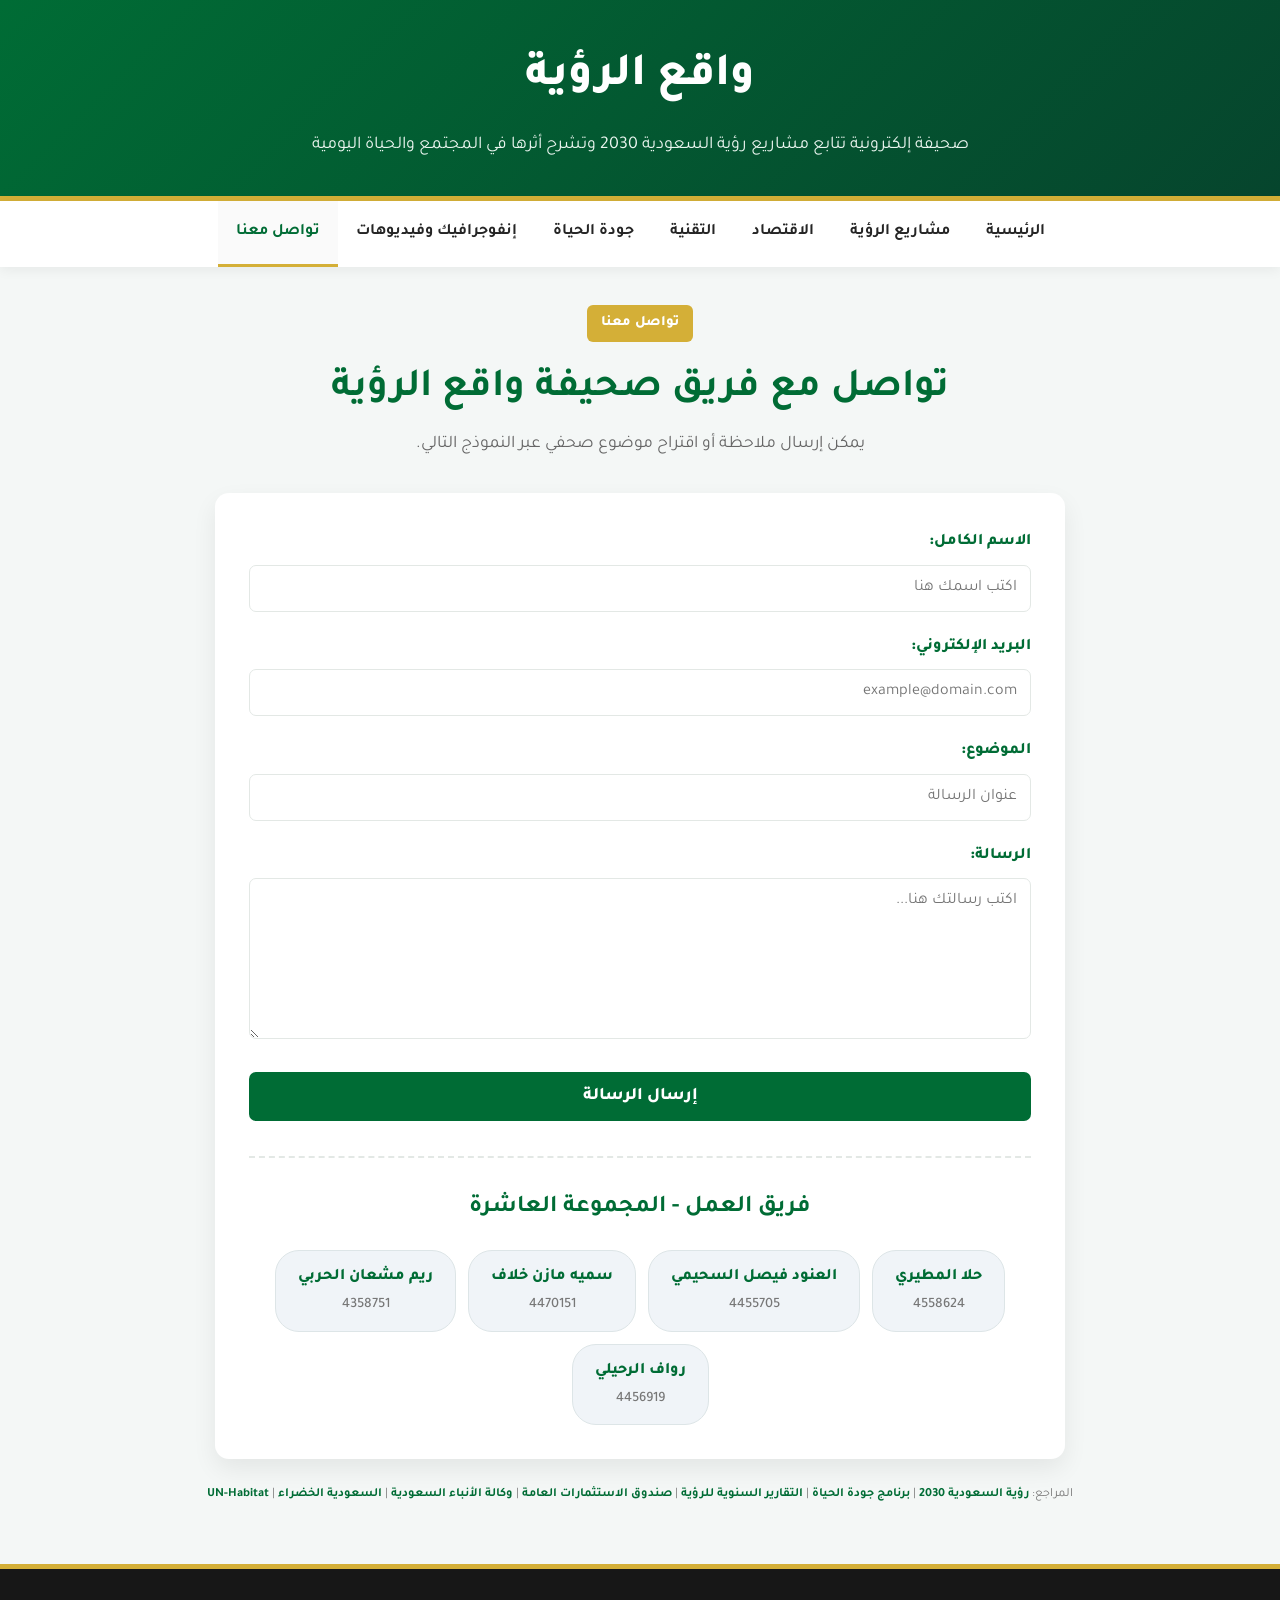
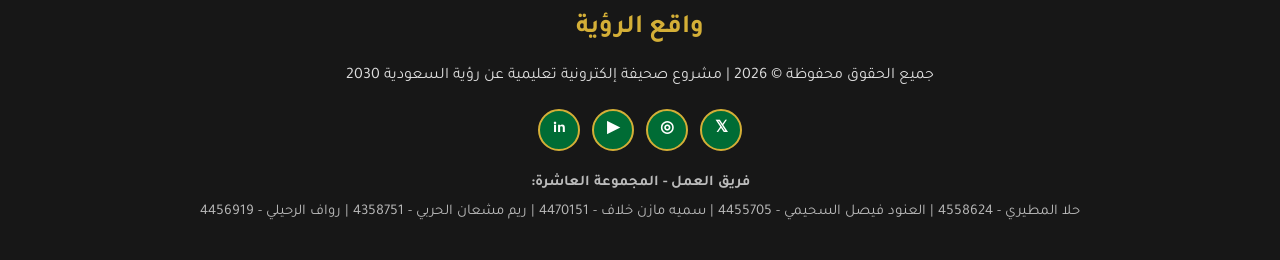
<file: contact.html>
<!DOCTYPE html><html lang="ar" dir="rtl"><head><meta charset="UTF-8"><meta name="viewport" content="width=device-width, initial-scale=1.0"><title>واقع الرؤية | تواصل معنا</title><link rel="stylesheet" href="style.css"></head><body><header><div class="site-head"><h1>واقع الرؤية</h1><p>صحيفة إلكترونية تتابع مشاريع رؤية السعودية 2030 وتشرح أثرها في المجتمع والحياة اليومية</p></div></header><nav><ul><li><a href="index.html" class="">الرئيسية</a></li>
<li><a href="projects.html" class="">مشاريع الرؤية</a></li>
<li><a href="economy.html" class="">الاقتصاد</a></li>
<li><a href="technology.html" class="">التقنية</a></li>
<li><a href="quality.html" class="">جودة الحياة</a></li>
<li><a href="media.html" class="">إنفوجرافيك وفيديوهات</a></li>
<li><a href="contact.html" class="active">تواصل معنا</a></li></ul></nav><main><div class="article-header"><span class="editorial-label">تواصل معنا</span><h1>تواصل مع فريق صحيفة واقع الرؤية</h1><p>يمكن إرسال ملاحظة أو اقتراح موضوع صحفي عبر النموذج التالي.</p></div><section class="contact-container"><form id="contactForm"><div class="form-group"><label for="name">الاسم الكامل:</label><input type="text" id="name" required placeholder="اكتب اسمك هنا"></div><div class="form-group"><label for="email">البريد الإلكتروني:</label><input type="email" id="email" required placeholder="example@domain.com"></div><div class="form-group"><label for="subject">الموضوع:</label><input type="text" id="subject" required placeholder="عنوان الرسالة"></div><div class="form-group"><label for="message">الرسالة:</label><textarea id="message" rows="7" required placeholder="اكتب رسالتك هنا..."></textarea></div><button type="submit" class="submit-btn">إرسال الرسالة</button></form><div class="team-section"><h2>فريق العمل - المجموعة العاشرة</h2><ul class="team-list"><li>حلا المطيري <span>4558624</span></li><li>العنود فيصل السحيمي <span>4455705</span></li><li>سميه مازن خلاف <span>4470151</span></li><li>ريم مشعان الحربي <span>4358751</span></li><li>رواف الرحيلي <span>4456919</span></li></ul></div></section><p class="references-line">المراجع: 
<a href="https://www.vision2030.gov.sa/ar/overview" target="_blank" rel="noopener noreferrer">رؤية السعودية 2030</a> |
<a href="https://www.vision2030.gov.sa/ar/explore/programs/quality-of-life-program/" target="_blank" rel="noopener noreferrer">برنامج جودة الحياة</a> |
<a href="https://www.vision2030.gov.sa/ar/annual-reports" target="_blank" rel="noopener noreferrer">التقارير السنوية للرؤية</a> |
<a href="https://www.pif.gov.sa/ar/" target="_blank" rel="noopener noreferrer">صندوق الاستثمارات العامة</a> |
<a href="https://www.spa.gov.sa/N2494454" target="_blank" rel="noopener noreferrer">وكالة الأنباء السعودية</a> |
<a href="https://www.sgi.gov.sa/ar/" target="_blank" rel="noopener noreferrer">السعودية الخضراء</a> |
<a href="https://unhabitat.org/" target="_blank" rel="noopener noreferrer">UN-Habitat</a></p></main><footer><h3>واقع الرؤية</h3><p>جميع الحقوق محفوظة &copy; 2026 | مشروع صحيفة إلكترونية تعليمية عن رؤية السعودية 2030</p><div class="social-section"><a href="https://x.com/" target="_blank" rel="noopener noreferrer" aria-label="إكس">𝕏</a><a href="https://www.instagram.com/" target="_blank" rel="noopener noreferrer" aria-label="إنستغرام">◎</a><a href="https://www.youtube.com/" target="_blank" rel="noopener noreferrer" aria-label="يوتيوب">▶</a><a href="https://www.linkedin.com/" target="_blank" rel="noopener noreferrer" aria-label="لينكدإن">in</a></div><p class="footer-team"><strong>فريق العمل - المجموعة العاشرة:</strong><br>حلا المطيري - 4558624 | العنود فيصل السحيمي - 4455705 | سميه مازن خلاف - 4470151 | ريم مشعان الحربي - 4358751 | رواف الرحيلي - 4456919</p></footer><script src="script.js"></script></body></html>
</file>
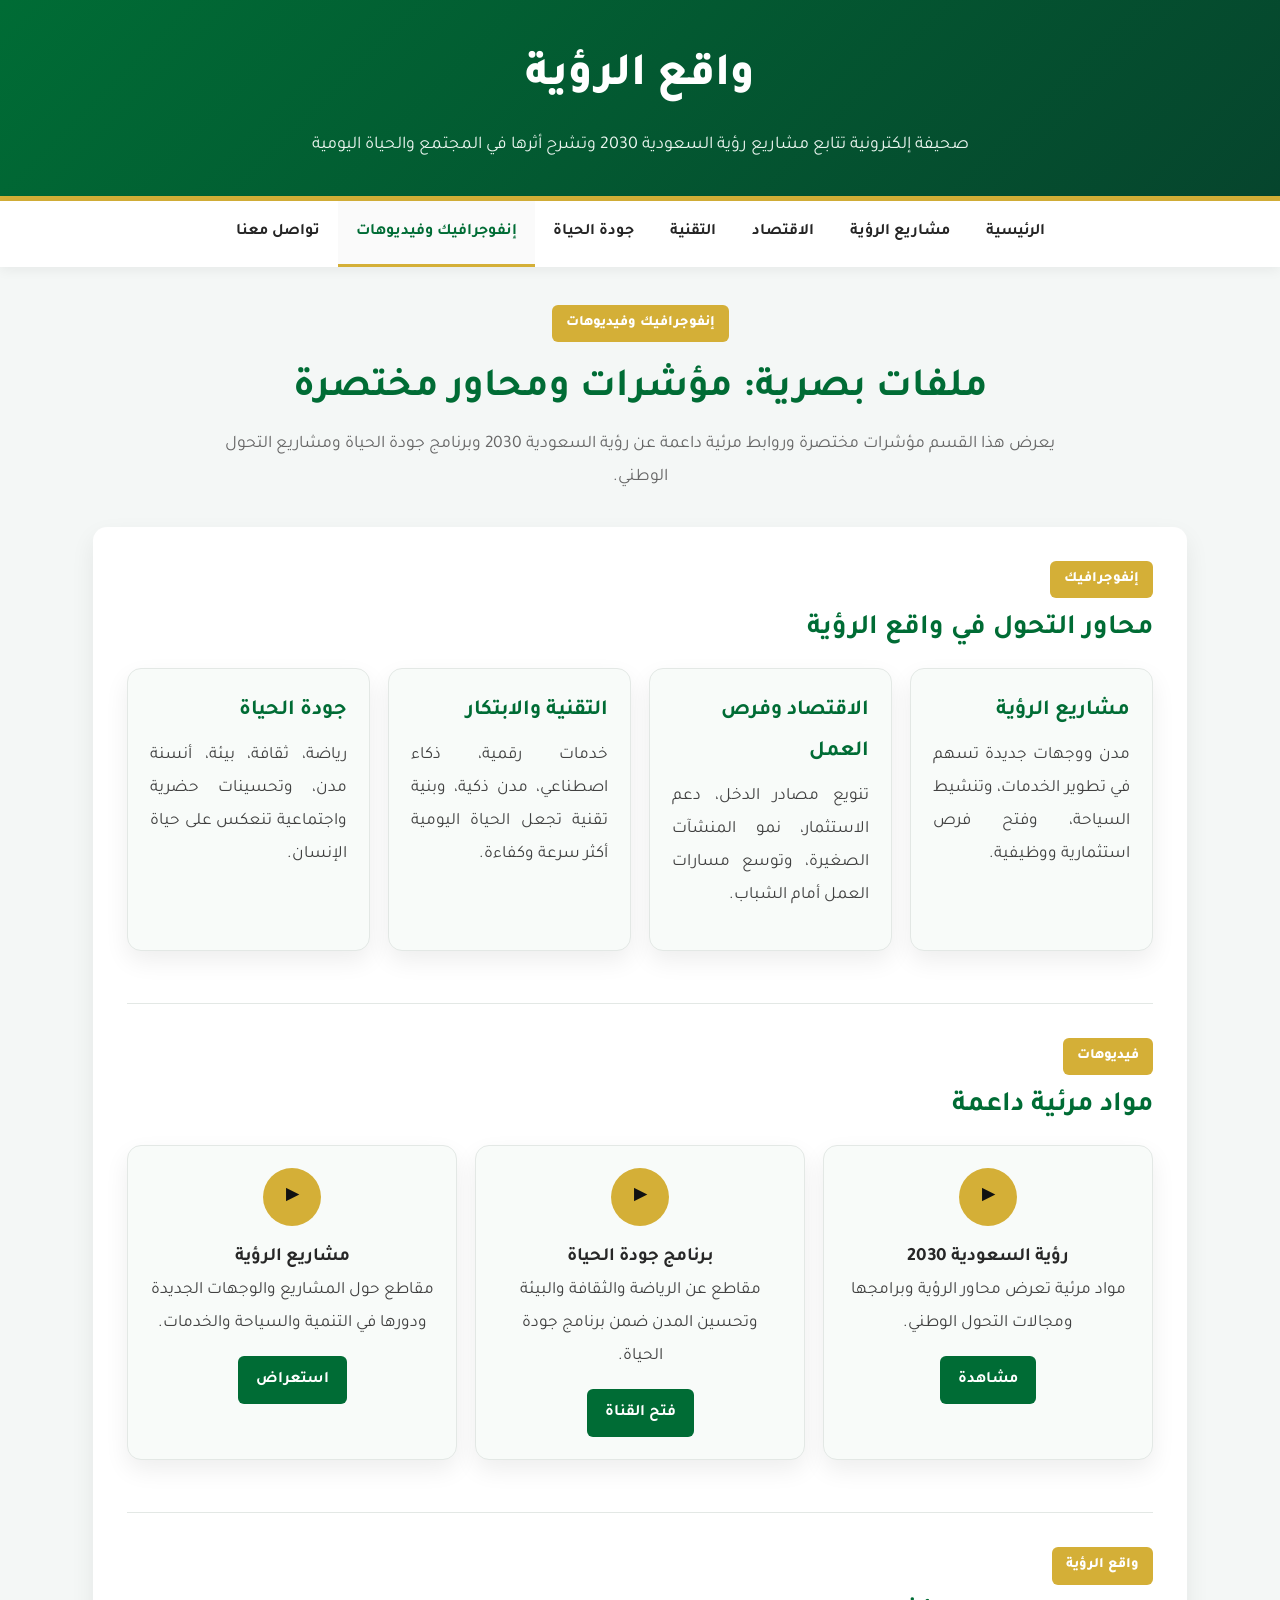
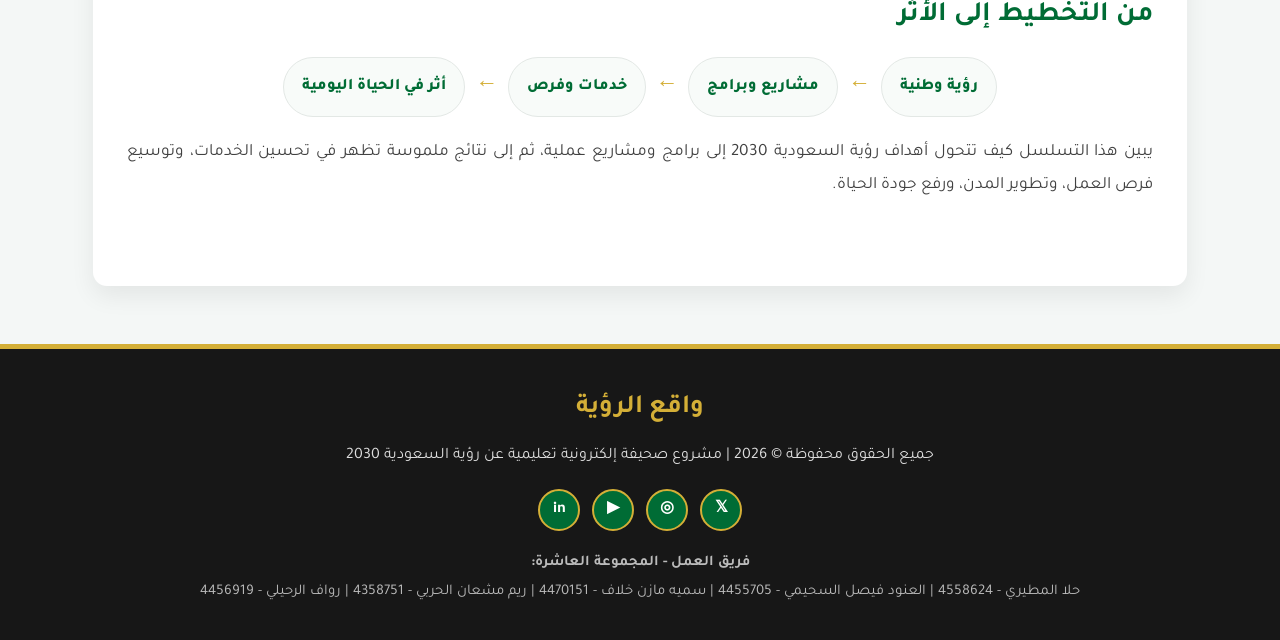
<file: media.html>
<!DOCTYPE html>
<html lang="ar" dir="rtl">
<head>
<meta charset="UTF-8">
<meta name="viewport" content="width=device-width, initial-scale=1.0">
<title>واقع الرؤية | إنفوجرافيك وفيديوهات</title>
<link rel="stylesheet" href="style.css">
</head>

<body>

<header>
    <div class="site-head">
        <h1>واقع الرؤية</h1>
        <p>صحيفة إلكترونية تتابع مشاريع رؤية السعودية 2030 وتشرح أثرها في المجتمع والحياة اليومية</p>
    </div>
</header>

<nav>
    <ul>
        <li><a href="index.html">الرئيسية</a></li>
        <li><a href="projects.html">مشاريع الرؤية</a></li>
        <li><a href="economy.html">الاقتصاد</a></li>
        <li><a href="technology.html">التقنية</a></li>
        <li><a href="quality.html">جودة الحياة</a></li>
        <li><a href="media.html" class="active">إنفوجرافيك وفيديوهات</a></li>
        <li><a href="contact.html">تواصل معنا</a></li>
    </ul>
</nav>

<main>

    <div class="article-header">
        <span class="editorial-label">إنفوجرافيك وفيديوهات</span>
        <h1>ملفات بصرية: مؤشرات ومحاور مختصرة</h1>
        <p>يعرض هذا القسم مؤشرات مختصرة وروابط مرئية داعمة عن رؤية السعودية 2030 وبرنامج جودة الحياة ومشاريع التحول الوطني.</p>
    </div>

    <article class="article-content media-article">

        <section class="topic-block">
            <div class="topic-header">
                <span>إنفوجرافيك</span>
                <h2>محاور التحول في واقع الرؤية</h2>
            </div>

            <div class="infographic-grid">
                <div class="info-box">
                    <strong>مشاريع الرؤية</strong>
                    <p>مدن ووجهات جديدة تسهم في تطوير الخدمات، وتنشيط السياحة، وفتح فرص استثمارية ووظيفية.</p>
                </div>

                <div class="info-box">
                    <strong>الاقتصاد وفرص العمل</strong>
                    <p>تنويع مصادر الدخل، دعم الاستثمار، نمو المنشآت الصغيرة، وتوسع مسارات العمل أمام الشباب.</p>
                </div>

                <div class="info-box">
                    <strong>التقنية والابتكار</strong>
                    <p>خدمات رقمية، ذكاء اصطناعي، مدن ذكية، وبنية تقنية تجعل الحياة اليومية أكثر سرعة وكفاءة.</p>
                </div>

                <div class="info-box">
                    <strong>جودة الحياة</strong>
                    <p>رياضة، ثقافة، بيئة، أنسنة مدن، وتحسينات حضرية واجتماعية تنعكس على حياة الإنسان.</p>
                </div>
            </div>
        </section>

        <section class="topic-block">
            <div class="topic-header">
                <span>فيديوهات</span>
                <h2>مواد مرئية داعمة</h2>
            </div>

            <div class="video-grid">

                <div class="video-card">
                    <div class="play-circle">▶</div>
                    <h3>رؤية السعودية 2030</h3>
                    <p>مواد مرئية تعرض محاور الرؤية وبرامجها ومجالات التحول الوطني.</p>
                    <a class="read-more" href="https://www.youtube.com/results?search_query=%D8%B1%D8%A4%D9%8A%D8%A9+%D8%A7%D9%84%D8%B3%D8%B9%D9%88%D8%AF%D9%8A%D8%A9+2030" target="_blank" rel="noopener noreferrer">مشاهدة</a>
                </div>

                <div class="video-card">
                    <div class="play-circle">▶</div>
                    <h3>برنامج جودة الحياة</h3>
                    <p>مقاطع عن الرياضة والثقافة والبيئة وتحسين المدن ضمن برنامج جودة الحياة.</p>
                    <a class="read-more" href="https://www.youtube.com/@qualityoflifeprogram" target="_blank" rel="noopener noreferrer">فتح القناة</a>
                </div>

                <div class="video-card">
                    <div class="play-circle">▶</div>
                    <h3>مشاريع الرؤية</h3>
                    <p>مقاطع حول المشاريع والوجهات الجديدة ودورها في التنمية والسياحة والخدمات.</p>
                    <a class="read-more" href="https://www.youtube.com/results?search_query=%D9%85%D8%B4%D8%A7%D8%B1%D9%8A%D8%B9+%D8%B1%D8%A4%D9%8A%D8%A9+2030" target="_blank" rel="noopener noreferrer">استعراض</a>
                </div>

            </div>
        </section>

        <section class="topic-block">
            <div class="topic-header">
                <span>واقع الرؤية</span>
                <h2>من التخطيط إلى الأثر</h2>
            </div>

            <div class="concept-map">
                <div>رؤية وطنية</div>
                <span>←</span>
                <div>مشاريع وبرامج</div>
                <span>←</span>
                <div>خدمات وفرص</div>
                <span>←</span>
                <div>أثر في الحياة اليومية</div>
            </div>

            <p>يبين هذا التسلسل كيف تتحول أهداف رؤية السعودية 2030 إلى برامج ومشاريع عملية، ثم إلى نتائج ملموسة تظهر في تحسين الخدمات، وتوسيع فرص العمل، وتطوير المدن، ورفع جودة الحياة.</p>
        </section>

    </article>

</main>

<footer>
    <h3>واقع الرؤية</h3>
    <p>جميع الحقوق محفوظة &copy; 2026 | مشروع صحيفة إلكترونية تعليمية عن رؤية السعودية 2030</p>

    <div class="social-section">
        <a href="https://x.com/" target="_blank" rel="noopener noreferrer" aria-label="إكس">𝕏</a>
        <a href="https://www.instagram.com/" target="_blank" rel="noopener noreferrer" aria-label="إنستغرام">◎</a>
        <a href="https://www.youtube.com/" target="_blank" rel="noopener noreferrer" aria-label="يوتيوب">▶</a>
        <a href="https://www.linkedin.com/" target="_blank" rel="noopener noreferrer" aria-label="لينكدإن">in</a>
    </div>

    <p class="footer-team">
        <strong>فريق العمل - المجموعة العاشرة:</strong><br>
        حلا المطيري - 4558624 | العنود فيصل السحيمي - 4455705 | سميه مازن خلاف - 4470151 | ريم مشعان الحربي - 4358751 | رواف الرحيلي - 4456919
    </p>
</footer>

</body>
</html>
</file>
<file: style.css>
@import url('https://fonts.googleapis.com/css2?family=Tajawal:wght@400;500;700;800&display=swap');
:root{--green:#006C35;--dark:#12392c;--gold:#D4AF37;--ink:#272727;--muted:#666;--bg:#f4f7f6;--white:#fff;--border:#e3e8e5;--shadow:0 10px 25px rgba(0,0,0,.07)}*{box-sizing:border-box;margin:0;padding:0;font-family:'Tajawal',Arial,sans-serif}body{direction:rtl;text-align:right;background:var(--bg);color:var(--ink);line-height:1.9}a{color:var(--green);font-weight:700;text-decoration:none}a:hover{color:var(--gold)}header{background:linear-gradient(135deg,var(--green),#06452d);color:#fff;border-bottom:5px solid var(--gold);text-align:center;padding:34px 20px}.site-head h1{font-size:2.9rem;font-weight:800;margin-bottom:6px}.site-head p{color:#eaf5ef;font-size:1.12rem}nav{background:#fff;position:sticky;top:0;z-index:10;box-shadow:0 3px 12px rgba(0,0,0,.06)}nav ul{display:flex;justify-content:center;flex-wrap:wrap;list-style:none}nav a{display:block;color:#252525;padding:16px 18px;border-bottom:3px solid transparent;font-size:1rem}nav a.active,nav a:hover{color:var(--green);border-bottom-color:var(--gold);background:#fafafa}main{max-width:1130px;margin:38px auto;padding:0 18px}.article-header{text-align:center;margin-bottom:32px}.editorial-label,.topic-header span{display:inline-block;background:var(--gold);color:#fff;border-radius:6px;padding:5px 14px;font-weight:800;font-size:.9rem;margin-bottom:10px}.article-header h1{font-size:2.5rem;color:var(--green);line-height:1.45;margin:8px auto 10px;max-width:900px}.article-header p{color:var(--muted);font-size:1.1rem;max-width:850px;margin:auto}.hero{display:grid;grid-template-columns:1.05fr .95fr;gap:30px;align-items:center;background:#fff;padding:34px;border-radius:14px;box-shadow:var(--shadow);border-right:7px solid var(--green)}.hero h2{font-size:2.15rem;color:var(--green);line-height:1.45;margin-bottom:14px}.hero p{font-size:1.08rem;margin-bottom:14px;color:#444;text-align:justify}.hero img{width:100%;height:360px;object-fit:cover;border-radius:14px;box-shadow:var(--shadow)}.section-title{color:var(--green);font-size:1.8rem;margin:40px 0 22px;border-bottom:2px solid var(--border);padding-bottom:10px}.cards-grid{display:grid;grid-template-columns:repeat(auto-fit,minmax(245px,1fr));gap:24px}.card{background:#fff;border-radius:13px;box-shadow:var(--shadow);overflow:hidden;display:flex;flex-direction:column}.card img{width:100%;height:190px;object-fit:cover;border-bottom:4px solid var(--gold)}.card div{padding:22px;display:flex;flex-direction:column;flex:1}.card h3{color:var(--green);font-size:1.35rem;margin-bottom:9px}.card p{color:var(--muted);font-size:1rem;margin-bottom:20px;flex:1}.read-more{background:var(--green);color:#fff!important;border-radius:6px;padding:9px 18px;display:inline-block;align-self:flex-start}.read-more:hover{background:var(--gold);color:#111!important}.article-content{background:#fff;border-radius:14px;box-shadow:var(--shadow);padding:34px}.topic-block{border-top:1px solid var(--border);padding:34px 0}.topic-block:first-child{border-top:0;padding-top:0}.topic-header h2{font-size:1.75rem;color:var(--green);line-height:1.5}.topic-image{width:100%;height:360px;object-fit:cover;border-radius:14px;margin:18px 0 24px;box-shadow:var(--shadow)}.topic-block p{font-size:1.08rem;color:#414141;margin-bottom:15px;text-align:justify}.source-note{background:#f8fbf9;border-right:5px solid var(--green);padding:14px 17px;border-radius:10px;color:var(--muted)!important}.media-article .topic-image{height:260px}.infographic-grid,.video-grid{display:grid;grid-template-columns:repeat(auto-fit,minmax(220px,1fr));gap:18px;margin:18px 0}.info-box,.video-card{background:#f8fbf9;border:1px solid var(--border);border-radius:14px;padding:22px;box-shadow:var(--shadow)}.info-box strong{display:block;color:var(--green);font-size:1.35rem;margin-bottom:8px}.video-card{text-align:center}.video-card p{text-align:center!important}.play-circle{width:58px;height:58px;border-radius:50%;background:var(--gold);display:inline-flex;align-items:center;justify-content:center;font-weight:800;margin-bottom:14px;color:#111}.concept-map{display:flex;flex-wrap:wrap;gap:10px;align-items:center;justify-content:center;margin:20px 0}.concept-map div{background:#f8fbf9;border:1px solid var(--border);padding:14px 18px;border-radius:999px;color:var(--green);font-weight:800}.concept-map span{color:var(--gold);font-weight:800;font-size:1.4rem}.contact-container{background:#fff;padding:34px;border-radius:14px;box-shadow:var(--shadow);max-width:850px;margin:auto}.form-group{margin-bottom:20px}label{display:block;color:var(--green);font-weight:800;margin-bottom:7px}input,textarea{width:100%;border:1px solid var(--border);border-radius:7px;padding:13px;font-size:1rem;background:#fff}input:focus,textarea:focus{outline:0;border-color:var(--gold)}.submit-btn{width:100%;border:0;background:var(--green);color:#fff;border-radius:7px;padding:14px;font-size:1.1rem;font-weight:800;cursor:pointer}.submit-btn:hover{background:var(--gold);color:#111}.team-section{border-top:2px dashed var(--border);margin-top:35px;padding-top:28px;text-align:center}.team-section h2{color:var(--green);margin-bottom:18px}.team-list{list-style:none;display:flex;justify-content:center;flex-wrap:wrap;gap:12px}.team-list li{background:#f0f4f8;border:1px solid #dde5e7;color:var(--green);border-radius:24px;padding:11px 22px;font-weight:800}.team-list span{display:block;color:#777;font-weight:500;font-size:.9rem}.references-line{max-width:1050px;margin:24px auto 0;font-size:.78rem;color:#777;text-align:center;line-height:1.8}.references-line a{font-size:.78rem}footer{background:#171717;border-top:5px solid var(--gold);text-align:center;color:#ddd;padding:34px 18px;margin-top:58px}footer h3{color:var(--gold);font-size:1.65rem;margin-bottom:8px}.social-section{display:flex;justify-content:center;gap:12px;margin:18px 0}.social-section a{width:42px;height:42px;border-radius:50%;display:flex;align-items:center;justify-content:center;background:var(--green);color:#fff!important;border:2px solid var(--gold)}.footer-team{color:#bbb;font-size:.93rem;margin-top:14px}@media(max-width:760px){.site-head h1{font-size:2.15rem}nav a{padding:11px 10px;font-size:.92rem}main{margin:25px auto;padding:0 12px}.hero{grid-template-columns:1fr;padding:22px}.hero h2,.article-header h1{font-size:1.85rem}.hero img,.topic-image{height:235px}.article-content,.contact-container{padding:22px}.topic-header h2{font-size:1.45rem}.topic-block p{font-size:1rem}}
</file>
